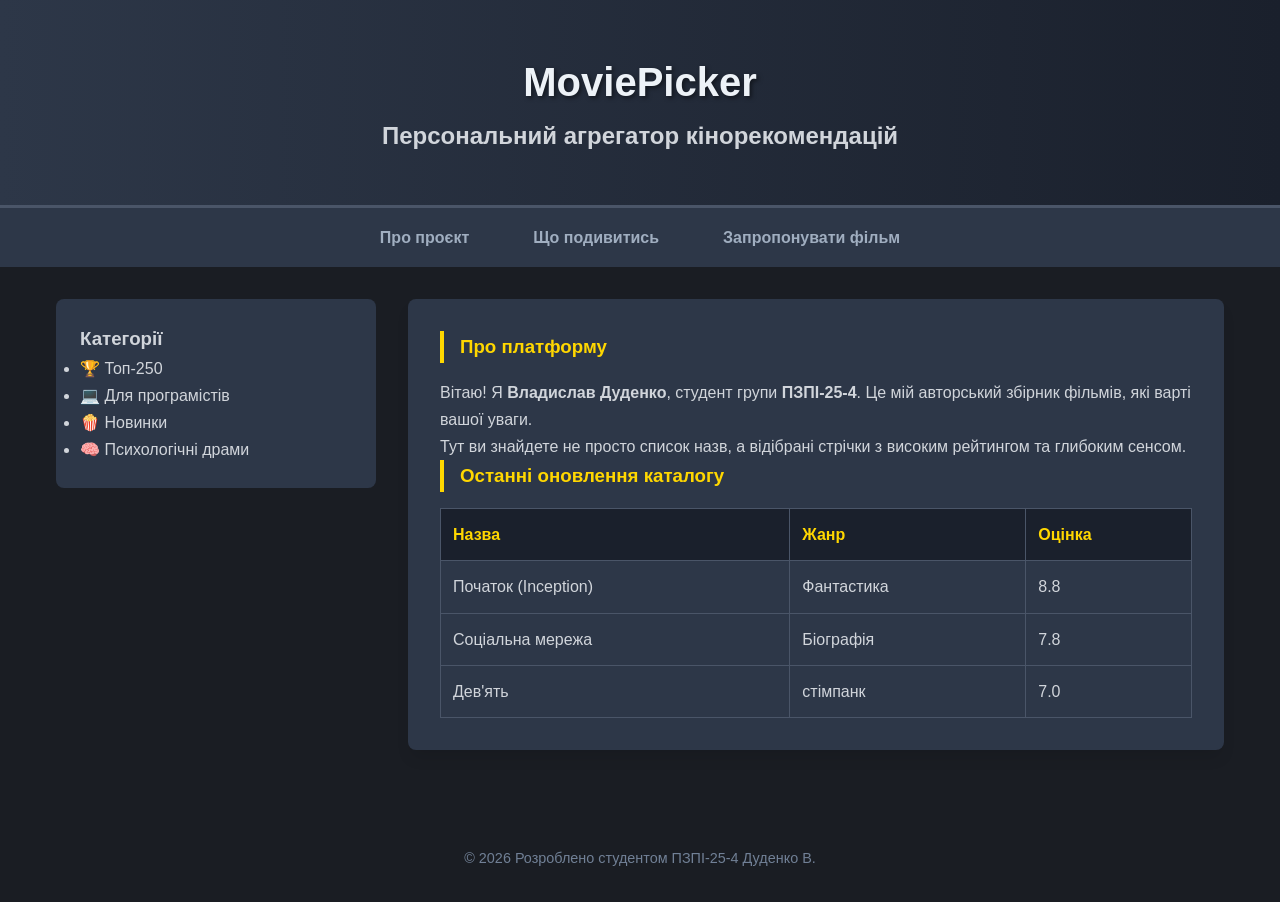
<file: lab1/index.html>
<!DOCTYPE html>
<html lang="uk">
<head>
    <meta charset="UTF-8">
    <meta name="viewport" content="width=device-width, initial-scale=1.0">
    <meta name="description" content="MoviePicker - твій гід у світі кіно">
    <meta name="author" content="Владислав Дуденко">
    <title>MoviePicker — Головна</title>
    <link rel="stylesheet" href="style.css">
</head>
<body>
    <header>
        <h1>MoviePicker</h1>
        <h2>Персональний агрегатор кінорекомендацій</h2>
    </header>
    
    <nav>
        <ul>
            <li><a href="index.html">Про проєкт</a></li>
            <li><a href="catalog.html">Що подивитись</a></li>
            <li><a href="suggest.html">Запропонувати фільм</a></li>
        </ul>
    </nav>

    <main>
        <aside>
            <h3>Категорії</h3>
            <ul>
                <li>🏆 Топ-250</li>
                <li>💻 Для програмістів</li>
                <li>🍿 Новинки</li>
                <li>🧠 Психологічні драми</li>
            </ul>
        </aside>
        
        <article>
            <section>
                <h3>Про платформу</h3>
                <p>Вітаю! Я <b>Владислав Дуденко</b>, студент групи <b>ПЗПІ-25-4</b>. Це мій авторський збірник фільмів, які варті вашої уваги.</p>
                <p>Тут ви знайдете не просто список назв, а відібрані стрічки з високим рейтингом та глибоким сенсом.</p>
                
                <h3>Останні оновлення каталогу</h3>
                <table>
                    <tr>
                        <th>Назва</th>
                        <th>Жанр</th>
                        <th>Оцінка</th>
                    </tr>
                    <tr>
                        <td>Початок (Inception)</td>
                        <td>Фантастика</td>
                        <td>8.8</td>
                    </tr>
                    <tr>
                        <td>Соціальна мережа</td>
                        <td>Біографія</td>
                        <td>7.8</td>
                    </tr>
                    <tr>
                        <td>Дев'ять</td>
                        <td>стімпанк</td>
                        <td>7.0</td>
                    </tr>
                </table>
            </section>
        </article>
    </main>

    <footer>
        <p>&copy; 2026 Розроблено студентом ПЗПІ-25-4 Дуденко В.</p>
    </footer>
</body>
</html>
</file>
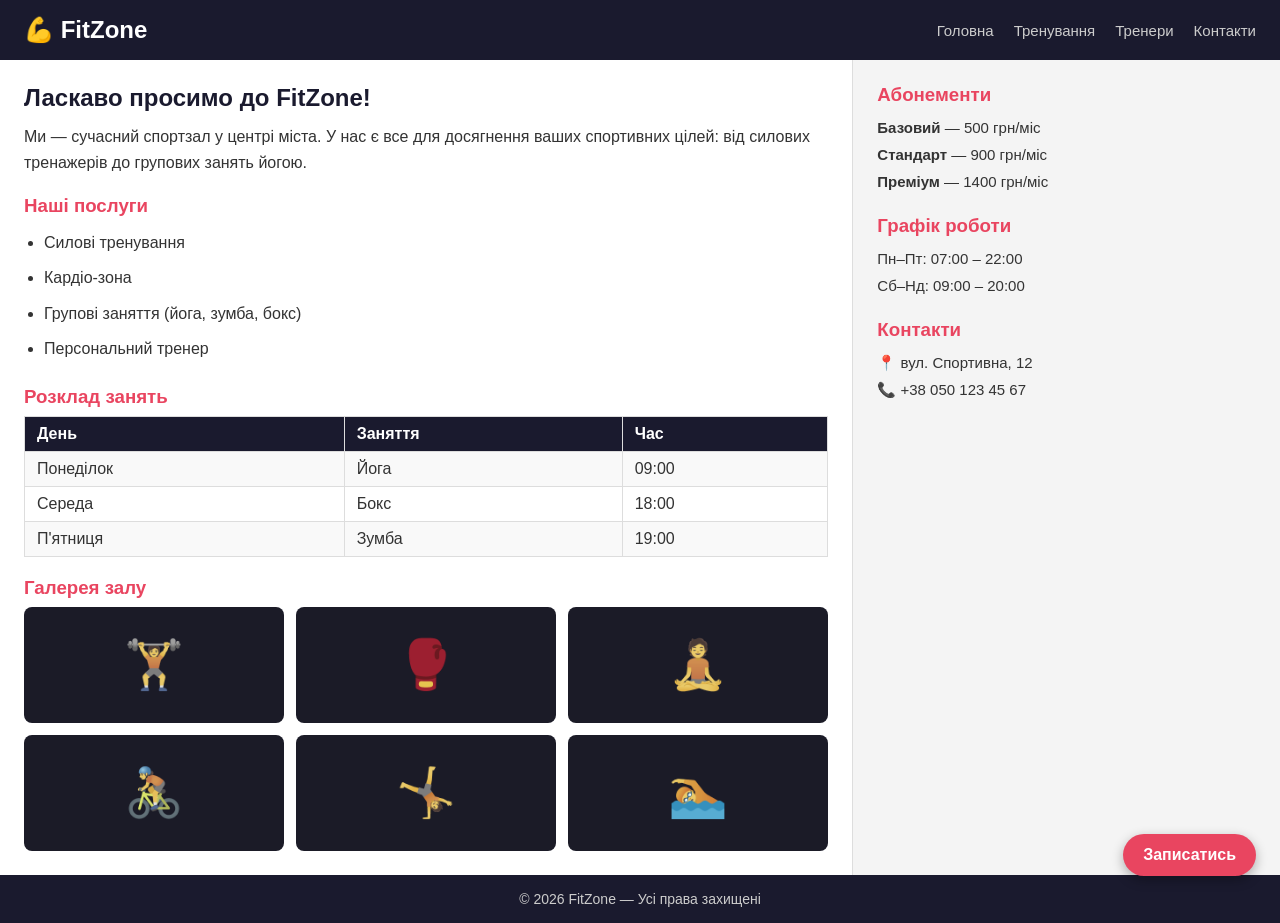
<file: lab2/index.html>
<!DOCTYPE html>
<html lang="uk">
<head>
  <meta charset="utf-8">
  <meta name="viewport" content="width=device-width, initial-scale=1.0">
  <title>FitZone — Спортзал</title>
  <link rel="stylesheet" href="style.css">
</head>
<body>

  <div class="page">

    <header class="page__header">
      <h1 class="page__title">💪 FitZone</h1>
      <input type="checkbox" id="nav-toggle" class="nav__check">
      <label for="nav-toggle" class="nav__toggle">☰</label>
      <nav class="nav">
        <a class="nav__link" href="index.html">Головна</a>
        <a class="nav__link" href="page2.html">Тренування</a>
        <a class="nav__link" href="#">Тренери</a>
        <a class="nav__link" href="#">Контакти</a>
      </nav>
    </header>

    <main class="page__main">

      <section class="page__content">
        <h2>Ласкаво просимо до FitZone!</h2>
        <p>Ми — сучасний спортзал у центрі міста. У нас є все для досягнення ваших спортивних цілей: від силових тренажерів до групових занять йогою.</p>

        <h3>Наші послуги</h3>
        <ul>
          <li>Силові тренування</li>
          <li>Кардіо-зона</li>
          <li>Групові заняття (йога, зумба, бокс)</li>
          <li>Персональний тренер</li>
        </ul>

        <h3>Розклад занять</h3>
        <table class="schedule">
          <tr>
            <th>День</th>
            <th>Заняття</th>
            <th>Час</th>
          </tr>
          <tr>
            <td>Понеділок</td>
            <td>Йога</td>
            <td>09:00</td>
          </tr>
          <tr>
            <td>Середа</td>
            <td>Бокс</td>
            <td>18:00</td>
          </tr>
          <tr>
            <td>П'ятниця</td>
            <td>Зумба</td>
            <td>19:00</td>
          </tr>
        </table>

        <h3>Галерея залу</h3>
        <div class="gallery">
          <div class="gallery__item">🏋️</div>
          <div class="gallery__item">🥊</div>
          <div class="gallery__item">🧘</div>
          <div class="gallery__item">🚴</div>
          <div class="gallery__item">🤸</div>
          <div class="gallery__item">🏊</div>
        </div>
      </section>

      <aside class="page__sidebar">
        <h3>Абонементи</h3>
        <p><strong>Базовий</strong> — 500 грн/міс</p>
        <p><strong>Стандарт</strong> — 900 грн/міс</p>
        <p><strong>Преміум</strong> — 1400 грн/міс</p>

        <h3>Графік роботи</h3>
        <p>Пн–Пт: 07:00 – 22:00</p>
        <p>Сб–Нд: 09:00 – 20:00</p>

        <h3>Контакти</h3>
        <p>📍 вул. Спортивна, 12</p>
        <p>📞 +38 050 123 45 67</p>
      </aside>

    </main>

    <footer class="page__footer">
      <p class="page__footer-text">© 2026 FitZone — Усі права захищені</p>
    </footer>

  </div>

  <a class="fixed-btn" href="page2.html">Записатись</a>

</body>
</html>
</file>
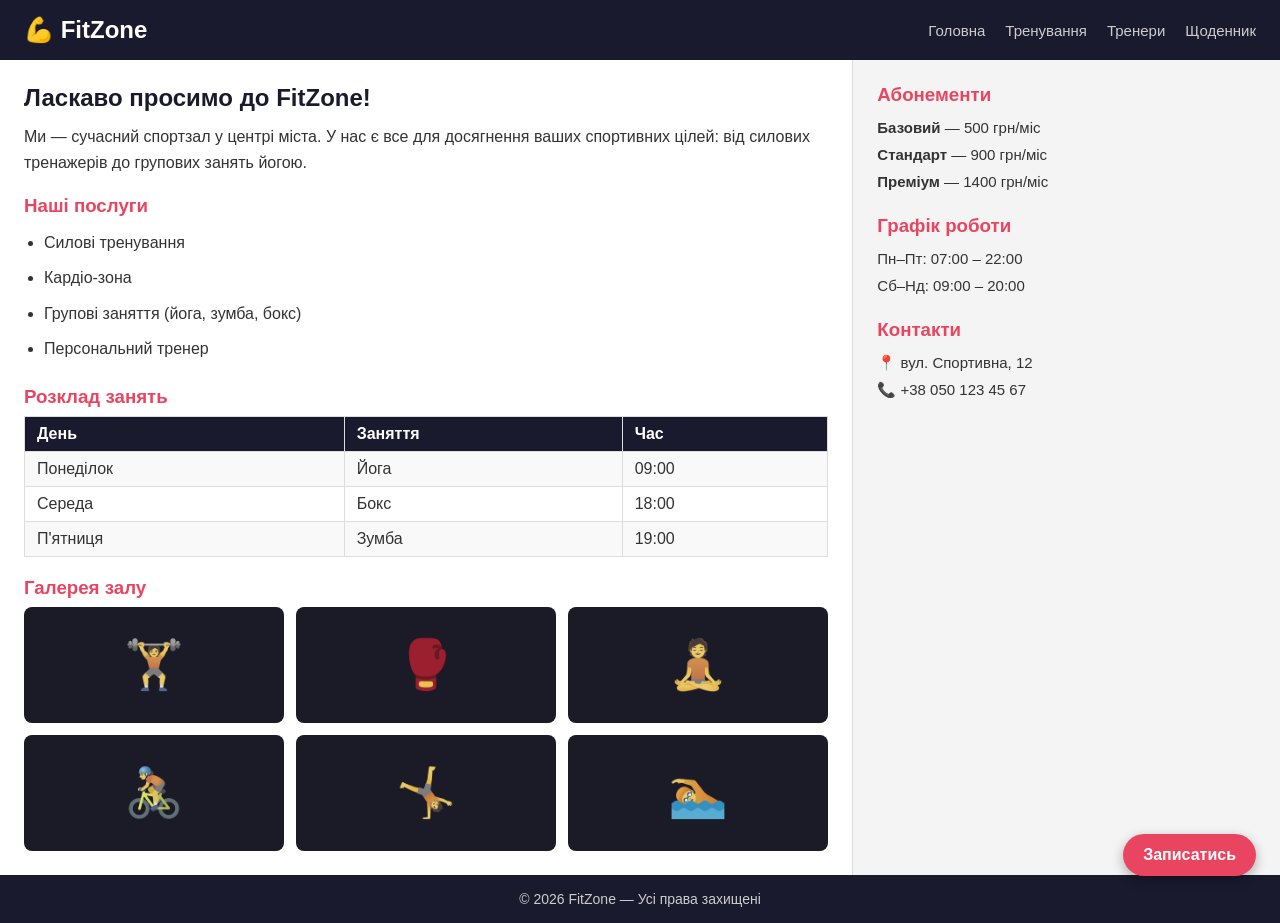
<file: lab4/index.html>
<!DOCTYPE html>
<html lang="uk">
<head>
  <meta charset="utf-8">
  <meta name="viewport" content="width=device-width, initial-scale=1.0">
  <title>FitZone — Спортзал</title>
  <link rel="stylesheet" href="style.css">
</head>
<body>

  <div class="page">

    <header class="page__header">
      <h1 class="page__title">💪 FitZone</h1>
      <input type="checkbox" id="nav-toggle" class="nav__check">
      <label for="nav-toggle" class="nav__toggle">☰</label>
      <nav class="nav">
        <a class="nav__link" href="index.html">Головна</a>
        <a class="nav__link" href="page2.html">Тренування</a>
        <a class="nav__link" href="#">Тренери</a>
        <a class="nav__link" href="lab4.html">Щоденник</a>
      </nav>
    </header>

    <main class="page__main">

      <section class="page__content">
        <h2>Ласкаво просимо до FitZone!</h2>
        <p>Ми — сучасний спортзал у центрі міста. У нас є все для досягнення ваших спортивних цілей: від силових тренажерів до групових занять йогою.</p>

        <h3>Наші послуги</h3>
        <ul>
          <li>Силові тренування</li>
          <li>Кардіо-зона</li>
          <li>Групові заняття (йога, зумба, бокс)</li>
          <li>Персональний тренер</li>
        </ul>

        <h3>Розклад занять</h3>
        <table class="schedule">
          <tr>
            <th>День</th>
            <th>Заняття</th>
            <th>Час</th>
          </tr>
          <tr>
            <td>Понеділок</td>
            <td>Йога</td>
            <td>09:00</td>
          </tr>
          <tr>
            <td>Середа</td>
            <td>Бокс</td>
            <td>18:00</td>
          </tr>
          <tr>
            <td>П'ятниця</td>
            <td>Зумба</td>
            <td>19:00</td>
          </tr>
        </table>

        <h3>Галерея залу</h3>
        <div class="gallery">
          <div class="gallery__item">🏋️</div>
          <div class="gallery__item">🥊</div>
          <div class="gallery__item">🧘</div>
          <div class="gallery__item">🚴</div>
          <div class="gallery__item">🤸</div>
          <div class="gallery__item">🏊</div>
        </div>
      </section>

      <aside class="page__sidebar">
        <h3>Абонементи</h3>
        <p><strong>Базовий</strong> — 500 грн/міс</p>
        <p><strong>Стандарт</strong> — 900 грн/міс</p>
        <p><strong>Преміум</strong> — 1400 грн/міс</p>

        <h3>Графік роботи</h3>
        <p>Пн–Пт: 07:00 – 22:00</p>
        <p>Сб–Нд: 09:00 – 20:00</p>

        <h3>Контакти</h3>
        <p>📍 вул. Спортивна, 12</p>
        <p>📞 +38 050 123 45 67</p>
      </aside>

    </main>

    <footer class="page__footer">
      <p class="page__footer-text">© 2026 FitZone — Усі права захищені</p>
    </footer>

  </div>

  <a class="fixed-btn" href="page2.html">Записатись</a>

</body>
</html>
</file>
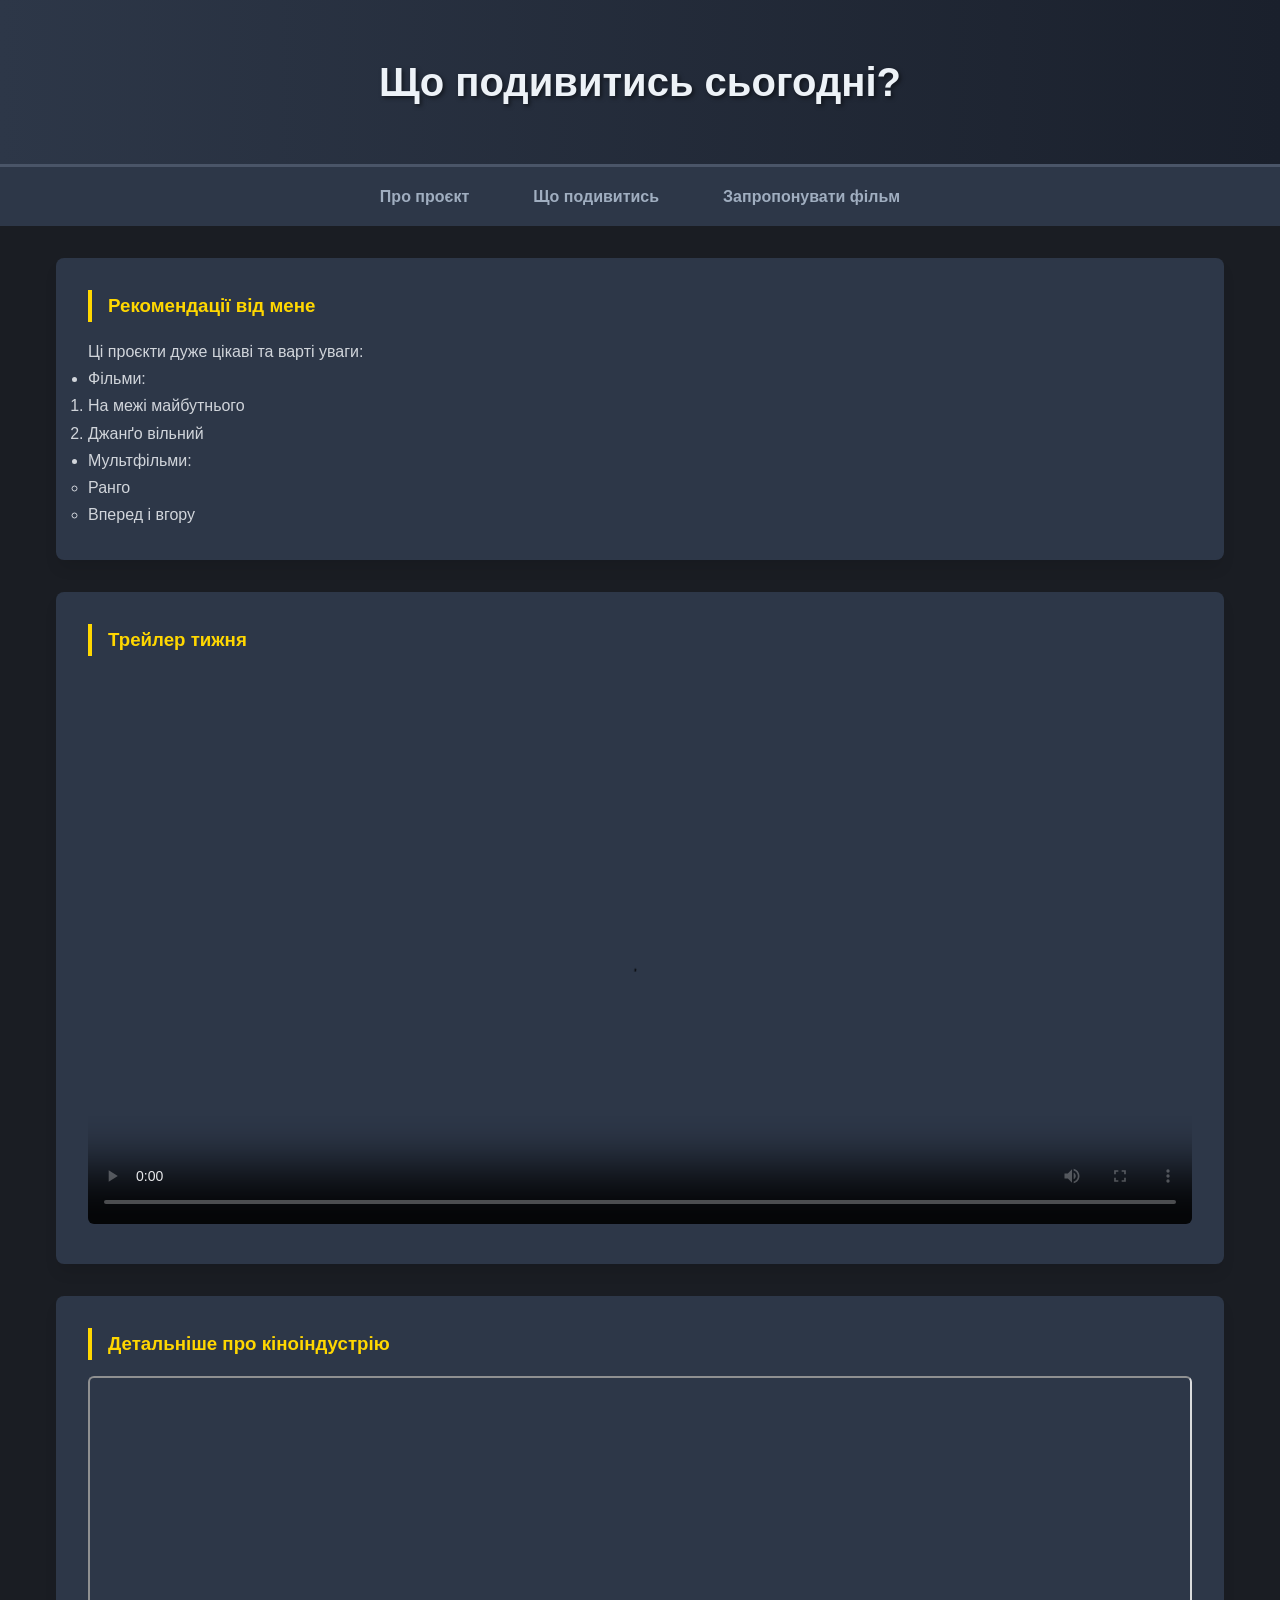
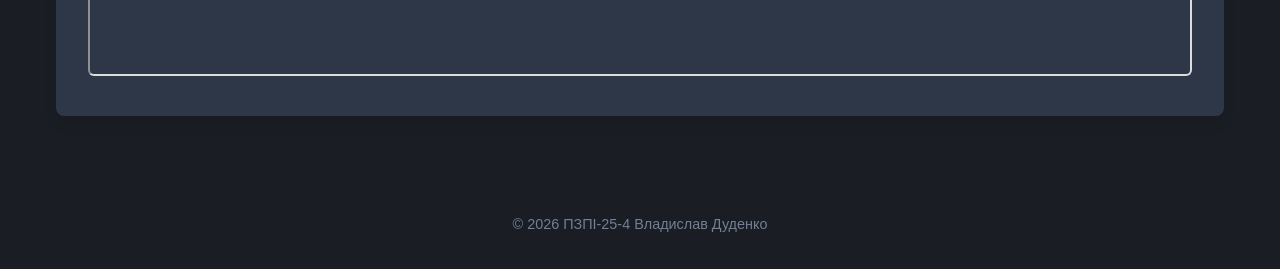
<file: lab1/catalog.html>
<!DOCTYPE html>
<html lang="uk">
<head>
    <meta charset="UTF-8">
    <title>Каталог - MoviePicker</title>
    <link rel="stylesheet" href="style.css">
</head>
<body>
    <header>
        <h1>Що подивитись сьогодні?</h1>
    </header>
    
    <nav>
        <ul>
            <li><a href="index.html">Про проєкт</a></li>
            <li><a href="catalog.html">Що подивитись</a></li>
            <li><a href="suggest.html">Запропонувати фільм</a></li>
        </ul>
    </nav>

    <main>
        <article style="width: 100%;">
            <section>
                <h3>Рекомендації від мене</h3>
                <p>Ці проєкти дуже цікаві та варті уваги:</p>
                <ul class="main-list">
                    <li>Фільми:
                        <ol>
                            <li>На межі майбутнього</li>
                            <li>Джанґо вільний</li>
                        </ol>
                    </li>
                    <li>Мультфільми:
                        <ul style="list-style-type: circle;">
                            <li>Ранго</li>
                            <li>Вперед і вгору</li>
                        </ul>
                    </li>
                </ul>
            </section>

            <section>
                <h3>Трейлер тижня</h3>
                <div class="video-box">
                    <video width="100%" controls poster="https://images.unsplash.com/photo-1485846234645-a62644f84728?q=80&w=800&auto=format&fit=crop">
                        <source src="https://www.pexels.com/ru-ru/download/video/29355763/" type="video/mp4">
                    </video>
                </div>
            </section>

            <section>
                <h3>Детальніше про кіноіндустрію</h3>
                <iframe src="https://uk.wikipedia.org/wiki/Кінематограф" width="100%" height="300px" title="Wiki Cinema"></iframe>
            </section>
        </article>
    </main>

    <footer>
        <p>&copy; 2026 ПЗПІ-25-4 Владислав Дуденко</p>
    </footer>
</body>
</html>
</file>
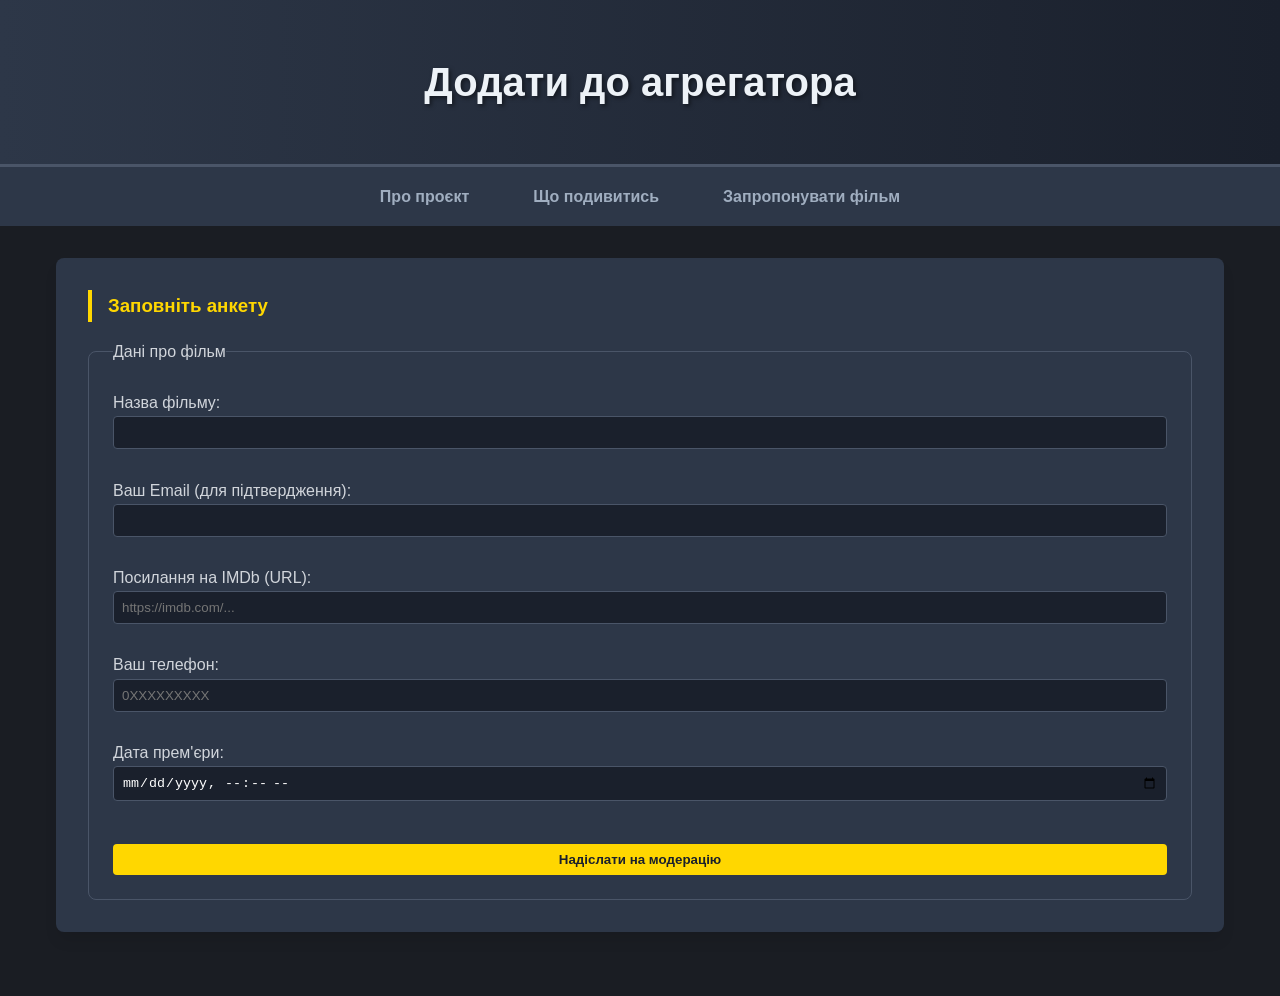
<file: lab1/suggest.html>
<!DOCTYPE html>
<html lang="uk">
<head>
    <meta charset="UTF-8">
    <title>Додати фільм - MoviePicker</title>
    <link rel="stylesheet" href="style.css">
</head>
<body>
    <header>
        <h1>Додати до агрегатора</h1>
    </header>
    
    <nav>
        <ul>
            <li><a href="index.html">Про проєкт</a></li>
            <li><a href="catalog.html">Що подивитись</a></li>
            <li><a href="suggest.html">Запропонувати фільм</a></li>
        </ul>
    </nav>

    <main>
        <article style="width: 100%;">
            <section>
                <h3>Заповніть анкету</h3>
                <form action="#" method="POST">
                    <fieldset>
                        <legend>Дані про фільм</legend>
                        <label>Назва фільму:</label><br>
                        <input type="text" name="mName" required><br><br>
                        
                        <label>Ваш Email (для підтвердження):</label><br>
                        <input type="email" name="uEmail" required><br><br>
                        
                        <label>Посилання на IMDb (URL):</label><br>
                        <input type="url" name="uUrl" placeholder="https://imdb.com/..."><br><br>
                        
                        <label>Ваш телефон:</label><br>
                        <input type="tel" name="uTel" pattern="[0-9]{10}" placeholder="0XXXXXXXXX"><br><br>

                        <label>Дата прем'єри:</label><br>
                        <input type="datetime-local" name="uDate"><br><br>
                        
                        <input type="submit" value="Надіслати на модерацію">
                    </fieldset>
                </form>
            </section>
        </article>
    </main>
</body>
</html>
</file>
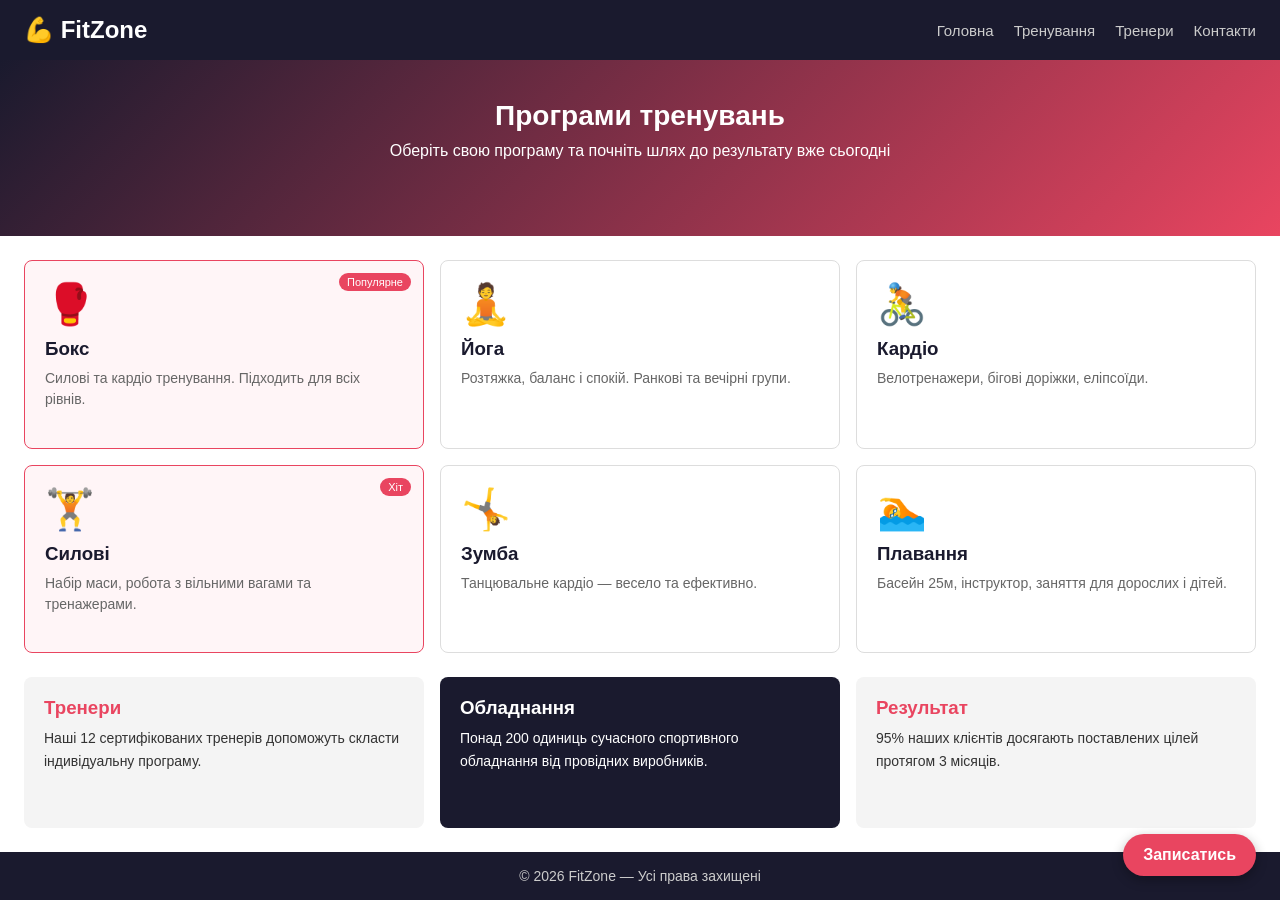
<file: lab2/page2.html>
<!DOCTYPE html>
<html lang="uk">
<head>
  <meta charset="utf-8">
  <meta name="viewport" content="width=device-width, initial-scale=1.0">
  <title>FitZone — Тренування</title>
  <link rel="stylesheet" href="style.css">
</head>
<body>

  <div class="page">

    <header class="page__header">
      <h1 class="page__title">💪 FitZone</h1>
      <input type="checkbox" id="nav-toggle" class="nav__check">
      <label for="nav-toggle" class="nav__toggle">☰</label>
      <nav class="nav">
        <a class="nav__link" href="index.html">Головна</a>
        <a class="nav__link" href="page2.html">Тренування</a>
        <a class="nav__link" href="#">Тренери</a>
        <a class="nav__link" href="#">Контакти</a>
      </nav>
    </header>

    <div class="training">

      <div class="training__hero">
        <h2>Програми тренувань</h2>
        <p>Оберіть свою програму та почніть шлях до результату вже сьогодні</p>
      </div>

      <div class="training__cards">
        <div class="card card--red">
          <div class="card__icon">🥊</div>
          <h3 class="card__title">Бокс</h3>
          <p class="card__text">Силові та кардіо тренування. Підходить для всіх рівнів.</p>
          <span class="card__badge">Популярне</span>
        </div>
        <div class="card">
          <div class="card__icon">🧘</div>
          <h3 class="card__title">Йога</h3>
          <p class="card__text">Розтяжка, баланс і спокій. Ранкові та вечірні групи.</p>
        </div>
        <div class="card">
          <div class="card__icon">🚴</div>
          <h3 class="card__title">Кардіо</h3>
          <p class="card__text">Велотренажери, бігові доріжки, еліпсоїди.</p>
        </div>
        <div class="card card--red">
          <div class="card__icon">🏋️</div>
          <h3 class="card__title">Силові</h3>
          <p class="card__text">Набір маси, робота з вільними вагами та тренажерами.</p>
          <span class="card__badge">Хіт</span>
        </div>
        <div class="card">
          <div class="card__icon">🤸</div>
          <h3 class="card__title">Зумба</h3>
          <p class="card__text">Танцювальне кардіо — весело та ефективно.</p>
        </div>
        <div class="card">
          <div class="card__icon">🏊</div>
          <h3 class="card__title">Плавання</h3>
          <p class="card__text">Басейн 25м, інструктор, заняття для дорослих і дітей.</p>
        </div>
      </div>

      <div class="training__info">
        <div class="info-block">
          <h3>Тренери</h3>
          <p>Наші 12 сертифікованих тренерів допоможуть скласти індивідуальну програму.</p>
        </div>
        <div class="info-block info-block--center">
          <h3>Обладнання</h3>
          <p>Понад 200 одиниць сучасного спортивного обладнання від провідних виробників.</p>
        </div>
        <div class="info-block">
          <h3>Результат</h3>
          <p>95% наших клієнтів досягають поставлених цілей протягом 3 місяців.</p>
        </div>
      </div>

    </div>

    <footer class="page__footer">
      <p class="page__footer-text">© 2026 FitZone — Усі права захищені</p>
    </footer>

  </div>

  <a class="fixed-btn" href="#">Записатись</a>

</body>
</html>
</file>
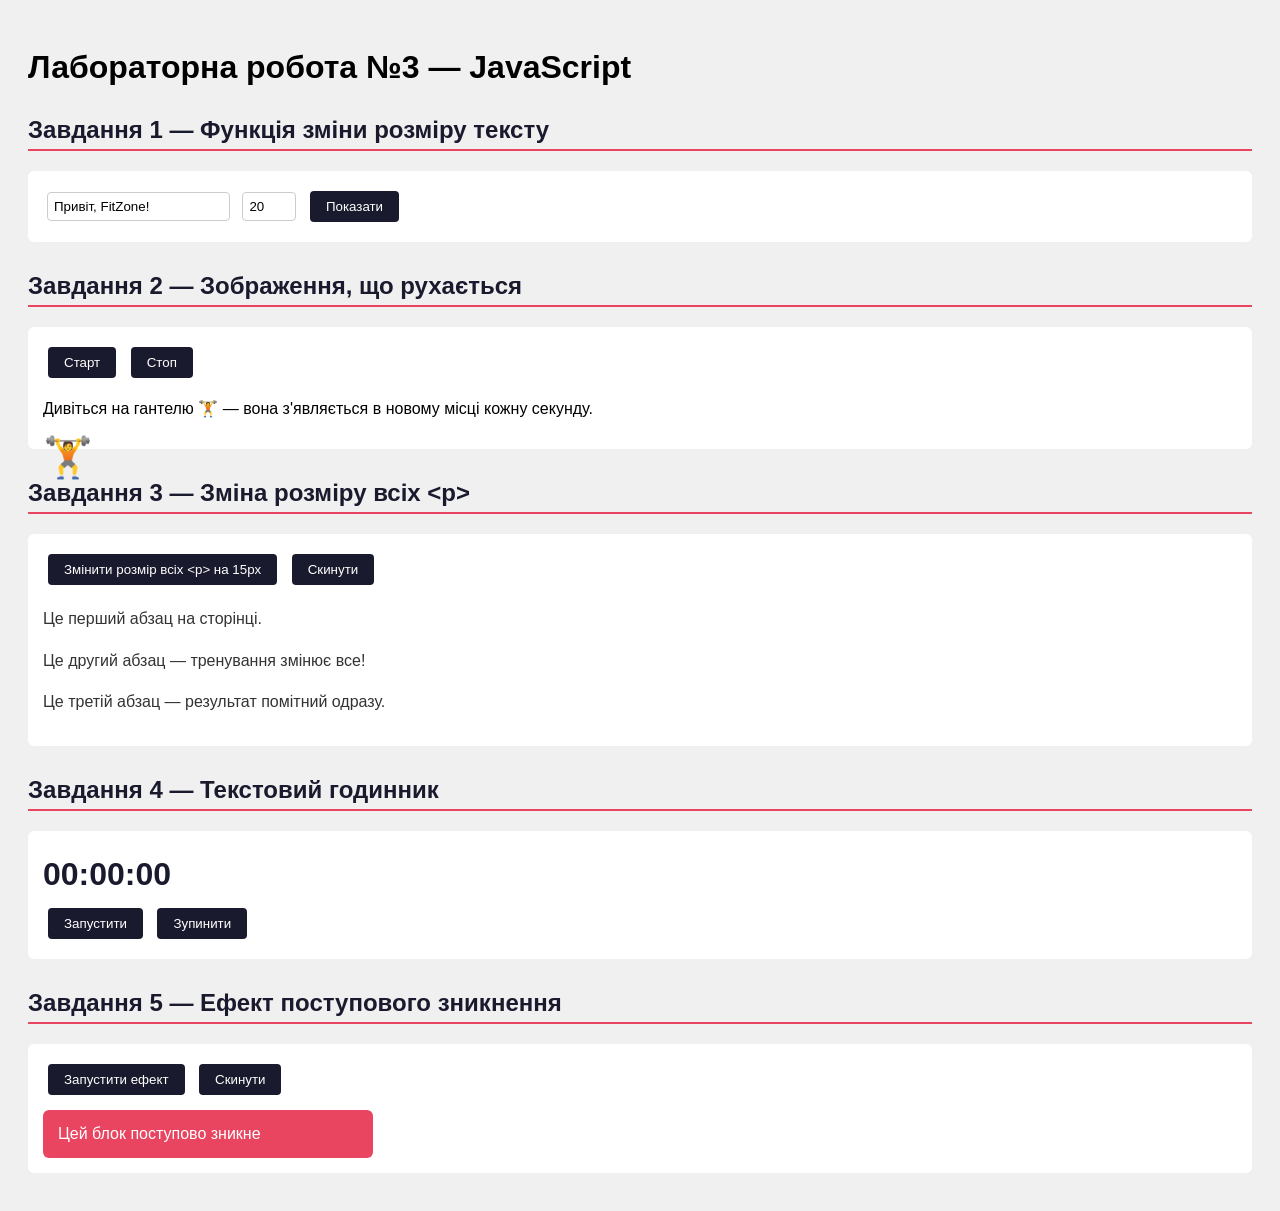
<file: lab3/lab3.html>
<!DOCTYPE html>
<html lang="uk">
<head>
  <meta charset="utf-8">
  <title>Лабораторна робота №3</title>
  <style>
    body { font-family: Arial, sans-serif; padding: 20px; background: #f0f0f0; }
    h2 { margin-top: 30px; color: #1a1a2e; border-bottom: 2px solid #e94560; padding-bottom: 5px; }
    .task-block { background: #fff; padding: 15px; margin-bottom: 10px; border-radius: 6px; }
    button { padding: 8px 16px; margin: 5px; cursor: pointer; background: #1a1a2e; color: #fff; border: none; border-radius: 4px; }
    button:hover { background: #e94560; }
    input[type="text"], input[type="number"] { padding: 6px; margin: 4px; border: 1px solid #ccc; border-radius: 4px; }
    #clock { font-size: 32px; font-weight: bold; color: #1a1a2e; margin: 10px 0; }
    #fade-box { width: 300px; padding: 15px; background: #e94560; color: #fff; border-radius: 6px; margin-top: 10px; }
    #moving-img { position: fixed; width: 50px; height: 50px; font-size: 40px; }
    .demo-text { color: #333; line-height: 1.6; }
  </style>
</head>
<body>

  <h1>Лабораторна робота №3 — JavaScript</h1>

  <h2>Завдання 1 — Функція зміни розміру тексту</h2>
  <div class="task-block">
    <input type="text" id="input-text" value="Привіт, FitZone!" placeholder="Введіть текст">
    <input type="number" id="input-size" value="20" placeholder="Розмір шрифту" min="8" max="72">
    <button onclick="showText()">Показати</button>
    <div id="text-output"></div>
  </div>

  <h2>Завдання 2 — Зображення, що рухається</h2>
  <div class="task-block">
    <button onclick="startMoving()">Старт</button>
    <button onclick="stopMoving()">Стоп</button>
    <p>Дивіться на гантелю 🏋️ — вона з'являється в новому місці кожну секунду.</p>
    <div id="moving-img">🏋️</div>
  </div>

  <h2>Завдання 3 — Зміна розміру всіх &lt;p&gt;</h2>
  <div class="task-block">
    <button onclick="changeParagraphs()">Змінити розмір всіх &lt;p&gt; на 15px</button>
    <button onclick="resetParagraphs()">Скинути</button>
    <p class="demo-text">Це перший абзац на сторінці.</p>
    <p class="demo-text">Це другий абзац — тренування змінює все!</p>
    <p class="demo-text">Це третій абзац — результат помітний одразу.</p>
  </div>

  <h2>Завдання 4 — Текстовий годинник</h2>
  <div class="task-block">
    <div id="clock">00:00:00</div>
    <button onclick="startClock()">Запустити</button>
    <button onclick="stopClock()">Зупинити</button>
  </div>

  <h2>Завдання 5 — Ефект поступового зникнення</h2>
  <div class="task-block">
    <button onclick="startFade()">Запустити ефект</button>
    <button onclick="resetFade()">Скинути</button>
    <div id="fade-box">Цей блок поступово зникне</div>
  </div>

  <script>
    function showText() {
      var text = document.getElementById('input-text').value;
      var size = document.getElementById('input-size').value;
      var output = document.getElementById('text-output');
      output.innerHTML = text;
      output.style.fontSize = size + 'px';
    }

    var moveInterval = null;
    function startMoving() {
      if (moveInterval) return;
      moveInterval = setInterval(function() {
        var img = document.getElementById('moving-img');
        var x = Math.floor(Math.random() * (window.innerWidth - 60));
        var y = Math.floor(Math.random() * (window.innerHeight - 60));
        img.style.left = x + 'px';
        img.style.top = y + 'px';
      }, 1000);
    }
    function stopMoving() {
      clearInterval(moveInterval);
      moveInterval = null;
    }

    function changeParagraphs() {
      var paragraphs = document.getElementsByTagName('p');
      for (var i = 0; i < paragraphs.length; i++) {
        paragraphs[i].setAttribute('style', 'font-size: 15px;');
      }
    }
    function resetParagraphs() {
      var paragraphs = document.getElementsByTagName('p');
      for (var i = 0; i < paragraphs.length; i++) {
        paragraphs[i].removeAttribute('style');
      }
    }

    var clockInterval = null;
    function startClock() {
      if (clockInterval) return;
      clockInterval = setInterval(function() {
        var now = new Date();
        var h = String(now.getHours()).padStart(2, '0');
        var m = String(now.getMinutes()).padStart(2, '0');
        var s = String(now.getSeconds()).padStart(2, '0');
        document.getElementById('clock').innerHTML = h + ':' + m + ':' + s;
      }, 1000);
    }
    function stopClock() {
      clearInterval(clockInterval);
      clockInterval = null;
    }

    var fadeInterval = null;
    var opacity = 1;
    function startFade() {
      if (fadeInterval) return;
      fadeInterval = setInterval(function() {
        opacity -= 0.05;
        if (opacity <= 0) {
          opacity = 0;
          clearInterval(fadeInterval);
          fadeInterval = null;
        }
        document.getElementById('fade-box').style.opacity = opacity;
      }, 100);
    }
    function resetFade() {
      clearInterval(fadeInterval);
      fadeInterval = null;
      opacity = 1;
      document.getElementById('fade-box').style.opacity = 1;
    }
  </script>

</body>
</html>
</file>
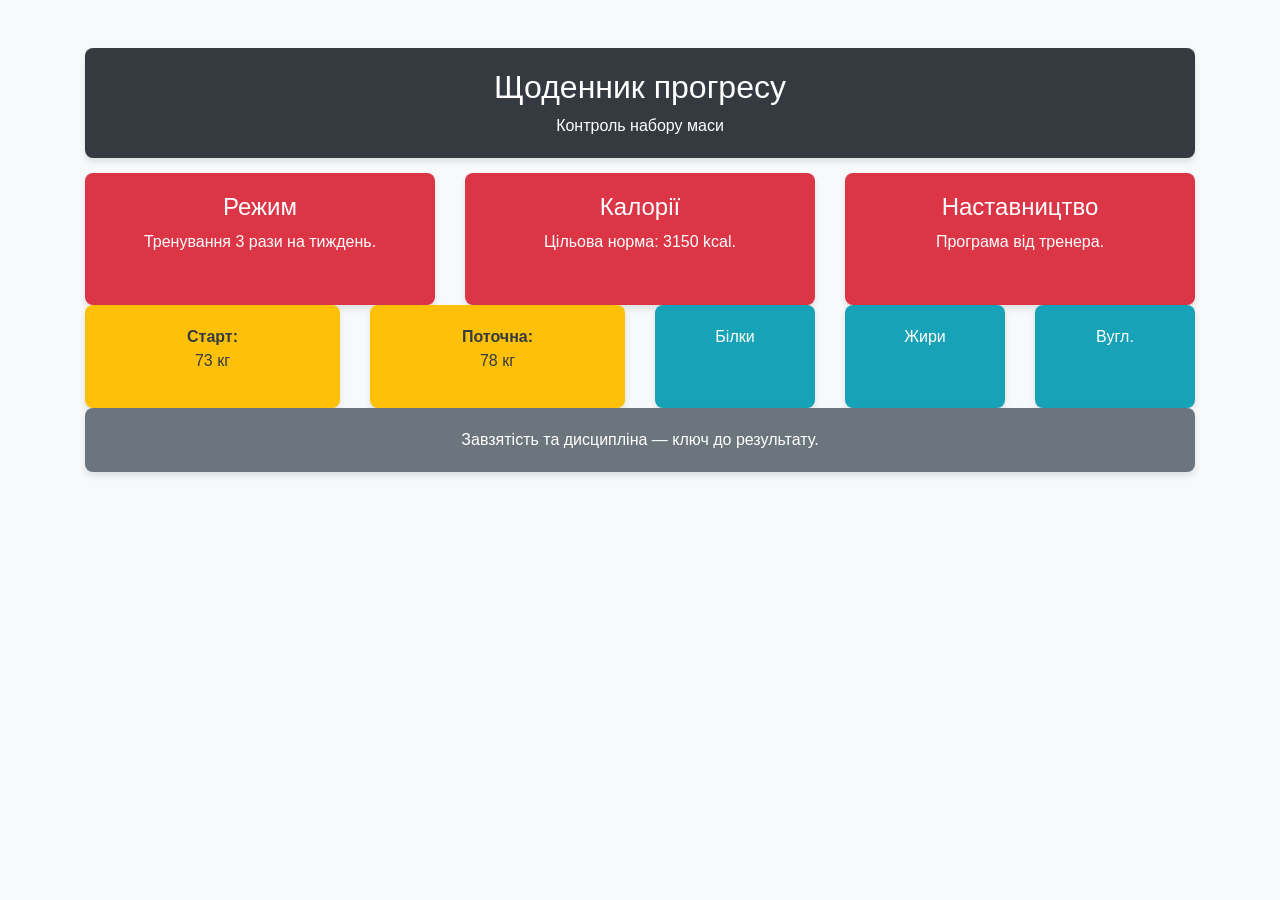
<file: lab4/index11.html>
<!DOCTYPE html>
<html lang="uk">
<head>
  <meta charset="utf-8">
  <meta name="viewport" content="width=device-width, initial-scale=1, shrink-to-fit=no">
  <title>Лабораторна 4 - Варіант 6</title>
  <link rel="stylesheet" href="https://cdn.jsdelivr.net/npm/bootstrap@4.6.2/dist/css/bootstrap.min.css" integrity="sha384-xOolHFLEh07PJGoPkLv1IbcEPTNtaed2xpHsD9ESMhqIYd0nLMwNLD69Npy4HI+N" crossorigin="anonymous">
  <style>
    .custom-block {
      border-radius: 8px;
      padding: 20px;
      margin-bottom: 15px;
      text-align: center;
      box-shadow: 0 4px 6px rgba(0,0,0,0.1);
    }
  </style>
</head>
<body class="bg-light">

  <div class="container d-flex flex-column mt-5">

    <div class="row order-12 order-sm-1">
      <div class="col-12">
        <div class="custom-block bg-dark text-white">
          <h2>Щоденник прогресу</h2>
          <p class="mb-0">Контроль набору маси</p>
        </div>
      </div>
    </div>

    <div class="row order-2 order-sm-2">
      <div class="col-12 col-md-4">
        <div class="custom-block bg-danger text-white h-100">
          <h4>Режим</h4>
          <p>Тренування 3 рази на тиждень.</p>
        </div>
      </div>
      <div class="col-12 col-md-4">
        <div class="custom-block bg-danger text-white h-100">
          <h4>Калорії</h4>
          <p>Цільова норма: 3150 kcal.</p>
        </div>
      </div>
      <div class="col-12 col-md-4">
        <div class="custom-block bg-danger text-white h-100">
          <h4>Наставництво</h4>
          <p>Програма від тренера.</p>
        </div>
      </div>
    </div>

    <div class="row order-3 order-sm-3">
      <div class="col-6 col-md-3">
        <div class="custom-block bg-warning text-dark h-100">
          <strong>Старт:</strong><br>73 кг
        </div>
      </div>
      <div class="col-6 col-md-3">
        <div class="custom-block bg-warning text-dark h-100">
          <strong>Поточна:</strong><br>78 кг
        </div>
      </div>
      <div class="col-4 col-md-2">
        <div class="custom-block bg-info text-white h-100">Білки</div>
      </div>
      <div class="col-4 col-md-2 d-block d-sm-none d-md-block">
        <div class="custom-block bg-info text-white h-100">Жири</div>
      </div>
      <div class="col-4 col-md-2">
        <div class="custom-block bg-info text-white h-100">Вугл.</div>
      </div>
    </div>

    <div class="row order-1 order-sm-4">
      <div class="col-12">
        <div class="custom-block bg-secondary text-white">
          <p class="mb-0">Завзятість та дисципліна — ключ до результату.</p>
        </div>
      </div>
    </div>

  </div>

  <script src="https://cdn.jsdelivr.net/npm/jquery@3.5.1/dist/jquery.slim.min.js" integrity="sha384-DfXdz2htPH0lsSSs5nCTpuj/zy4C+OGpamoFVy38MVBnE+IbbVYUew+OrCXaRkfj" crossorigin="anonymous"></script>
<script src="https://cdn.jsdelivr.net/npm/bootstrap@4.6.2/dist/js/bootstrap.bundle.min.js" integrity="sha384-Fy6S3B9q64WdZWQUiU+q4/2Lc9npb8tCaSX9FK7E8HnRr0Jz8D6OP9dO5Vg3Q9ct" crossorigin="anonymous"></script>
</body>
</html>
</file>
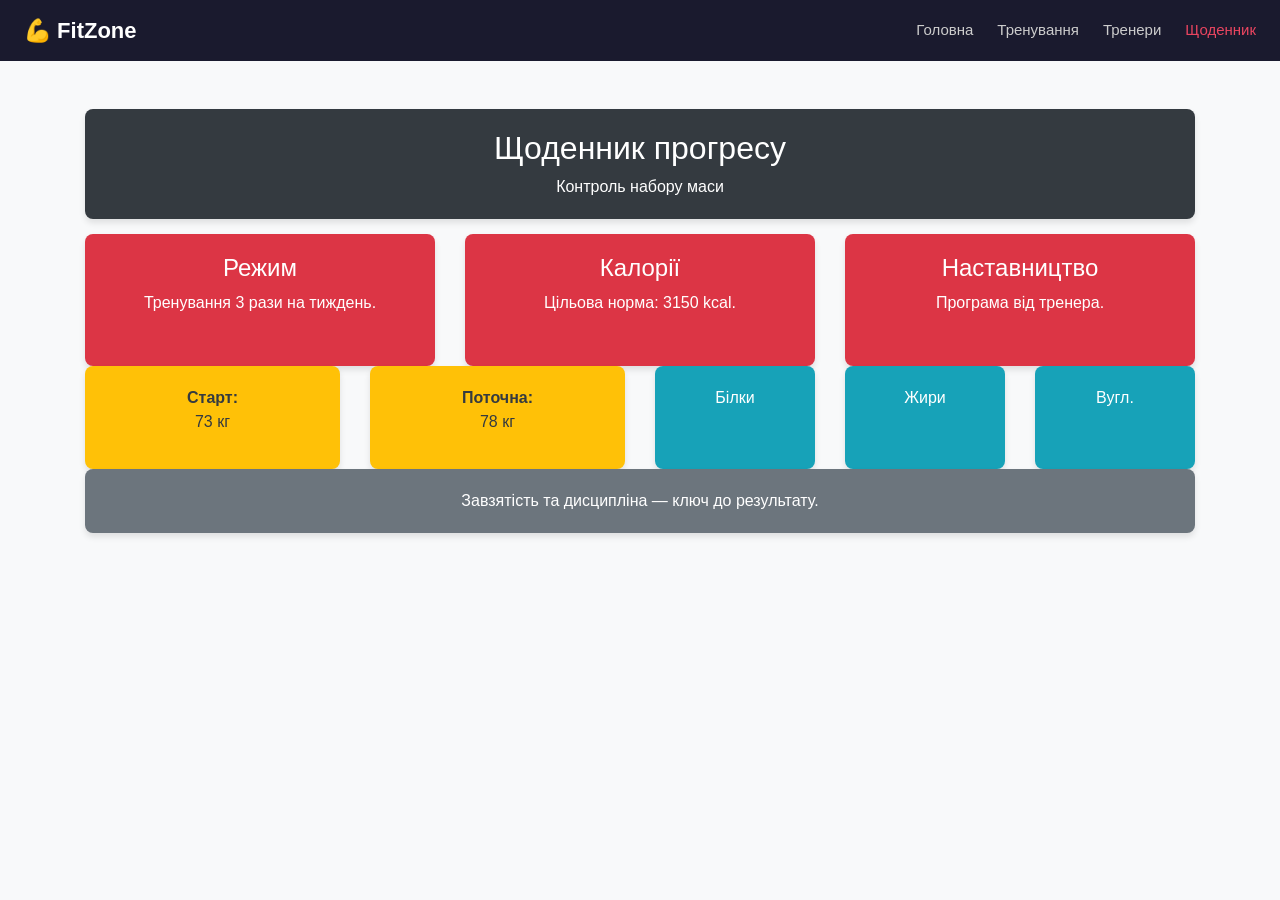
<file: lab4/lab4.html>
<!DOCTYPE html>
<html lang="uk">
<head>
  <meta charset="utf-8">
  <meta name="viewport" content="width=device-width, initial-scale=1, shrink-to-fit=no">
  <title>FitZone — Лабораторна 4</title>
  <link rel="stylesheet" href="https://cdn.jsdelivr.net/npm/bootstrap@4.6.2/dist/css/bootstrap.min.css" integrity="sha384-xOolHFLEh07PJGoPkLv1IbcEPTNtaed2xpHsD9ESMhqIYd0nLMwNLD69Npy4HI+N" crossorigin="anonymous">
  <style>
    .custom-block {
      border-radius: 8px;
      padding: 20px;
      margin-bottom: 15px;
      text-align: center;
      box-shadow: 0 4px 6px rgba(0,0,0,0.1);
    }
    .site-nav {
      background-color: #1a1a2e;
      padding: 14px 24px;
      display: flex;
      align-items: center;
      gap: 24px;
    }
    .site-nav__title {
      color: #fff;
      font-size: 22px;
      font-weight: bold;
      text-decoration: none;
      margin-right: auto;
    }
    .site-nav__link {
      color: #ccc;
      text-decoration: none;
      font-size: 15px;
    }
    .site-nav__link:hover { color: #e94560; text-decoration: none; }
    .site-nav__link--active { color: #e94560; }
  </style>
</head>
<body class="bg-light">

  <div class="site-nav">
    <a class="site-nav__title" href="index.html">💪 FitZone</a>
    <a class="site-nav__link" href="index.html">Головна</a>
    <a class="site-nav__link" href="page2.html">Тренування</a>
    <a class="site-nav__link" href="#">Тренери</a>
    <a class="site-nav__link site-nav__link--active" href="lab4.html">Щоденник</a>
  </div>

  <div class="container d-flex flex-column mt-5">

    <div class="row order-12 order-sm-1">
      <div class="col-12">
        <div class="custom-block bg-dark text-white">
          <h2>Щоденник прогресу</h2>
          <p class="mb-0">Контроль набору маси</p>
        </div>
      </div>
    </div>

    <div class="row order-2 order-sm-2">
      <div class="col-12 col-md-4">
        <div class="custom-block bg-danger text-white h-100">
          <h4>Режим</h4>
          <p>Тренування 3 рази на тиждень.</p>
        </div>
      </div>
      <div class="col-12 col-md-4">
        <div class="custom-block bg-danger text-white h-100">
          <h4>Калорії</h4>
          <p>Цільова норма: 3150 kcal.</p>
        </div>
      </div>
      <div class="col-12 col-md-4">
        <div class="custom-block bg-danger text-white h-100">
          <h4>Наставництво</h4>
          <p>Програма від тренера.</p>
        </div>
      </div>
    </div>

    <div class="row order-3 order-sm-3">
      <div class="col-6 col-md-3">
        <div class="custom-block bg-warning text-dark h-100">
          <strong>Старт:</strong><br>73 кг
        </div>
      </div>
      <div class="col-6 col-md-3">
        <div class="custom-block bg-warning text-dark h-100">
          <strong>Поточна:</strong><br>78 кг
        </div>
      </div>
      <div class="col-4 col-md-2">
        <div class="custom-block bg-info text-white h-100">Білки</div>
      </div>
      <div class="col-4 col-md-2 d-block d-sm-none d-md-block">
        <div class="custom-block bg-info text-white h-100">Жири</div>
      </div>
      <div class="col-4 col-md-2">
        <div class="custom-block bg-info text-white h-100">Вугл.</div>
      </div>
    </div>

    <div class="row order-1 order-sm-4">
      <div class="col-12">
        <div class="custom-block bg-secondary text-white">
          <p class="mb-0">Завзятість та дисципліна — ключ до результату.</p>
        </div>
      </div>
    </div>

  </div>

  <script src="https://cdn.jsdelivr.net/npm/jquery@3.5.1/dist/jquery.slim.min.js" integrity="sha384-DfXdz2htPH0lsSSs5nCTpuj/zy4C+OGpamoFVy38MVBnE+IbbVYUew+OrCXaRkfj" crossorigin="anonymous"></script>
  <script src="https://cdn.jsdelivr.net/npm/bootstrap@4.6.2/dist/js/bootstrap.bundle.min.js" integrity="sha384-Fy6S3B9q64WdZWQUiU+q4/2Lc9npb8tCaSX9FK7E8HnRr0Jz8D6OP9dO5Vg3Q9ct" crossorigin="anonymous"></script>
</body>
</html>
</file>
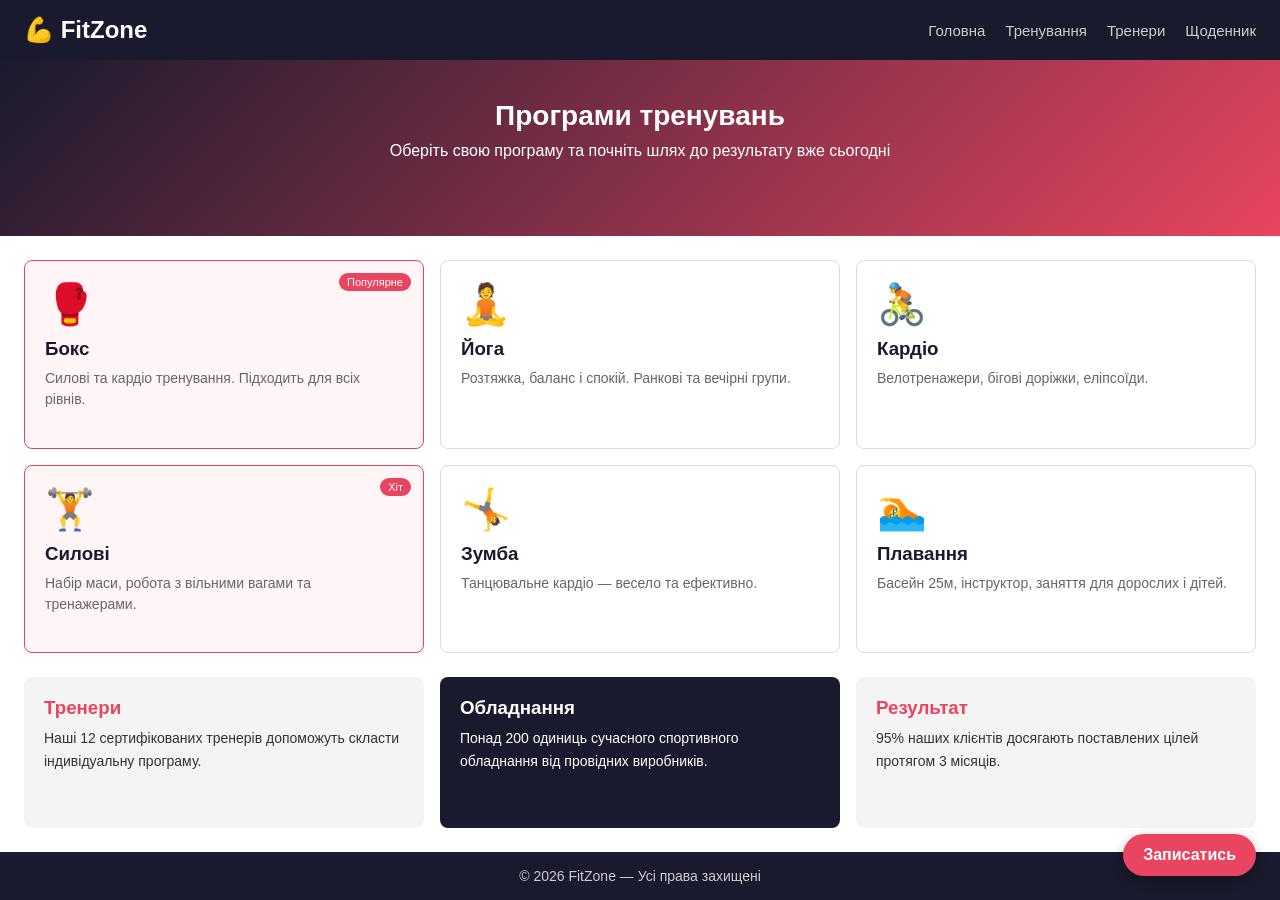
<file: lab4/page2.html>
<!DOCTYPE html>
<html lang="uk">
<head>
  <meta charset="utf-8">
  <meta name="viewport" content="width=device-width, initial-scale=1.0">
  <title>FitZone — Тренування</title>
  <link rel="stylesheet" href="style.css">
</head>
<body>

  <div class="page">

    <header class="page__header">
      <h1 class="page__title">💪 FitZone</h1>
      <input type="checkbox" id="nav-toggle" class="nav__check">
      <label for="nav-toggle" class="nav__toggle">☰</label>
      <nav class="nav">
        <a class="nav__link" href="index.html">Головна</a>
        <a class="nav__link" href="page2.html">Тренування</a>
        <a class="nav__link" href="#">Тренери</a>
        <a class="nav__link" href="lab4.html">Щоденник</a>
      </nav>
    </header>

    <div class="training">

      <div class="training__hero">
        <h2>Програми тренувань</h2>
        <p>Оберіть свою програму та почніть шлях до результату вже сьогодні</p>
      </div>

      <div class="training__cards">
        <div class="card card--red">
          <div class="card__icon">🥊</div>
          <h3 class="card__title">Бокс</h3>
          <p class="card__text">Силові та кардіо тренування. Підходить для всіх рівнів.</p>
          <span class="card__badge">Популярне</span>
        </div>
        <div class="card">
          <div class="card__icon">🧘</div>
          <h3 class="card__title">Йога</h3>
          <p class="card__text">Розтяжка, баланс і спокій. Ранкові та вечірні групи.</p>
        </div>
        <div class="card">
          <div class="card__icon">🚴</div>
          <h3 class="card__title">Кардіо</h3>
          <p class="card__text">Велотренажери, бігові доріжки, еліпсоїди.</p>
        </div>
        <div class="card card--red">
          <div class="card__icon">🏋️</div>
          <h3 class="card__title">Силові</h3>
          <p class="card__text">Набір маси, робота з вільними вагами та тренажерами.</p>
          <span class="card__badge">Хіт</span>
        </div>
        <div class="card">
          <div class="card__icon">🤸</div>
          <h3 class="card__title">Зумба</h3>
          <p class="card__text">Танцювальне кардіо — весело та ефективно.</p>
        </div>
        <div class="card">
          <div class="card__icon">🏊</div>
          <h3 class="card__title">Плавання</h3>
          <p class="card__text">Басейн 25м, інструктор, заняття для дорослих і дітей.</p>
        </div>
      </div>

      <div class="training__info">
        <div class="info-block">
          <h3>Тренери</h3>
          <p>Наші 12 сертифікованих тренерів допоможуть скласти індивідуальну програму.</p>
        </div>
        <div class="info-block info-block--center">
          <h3>Обладнання</h3>
          <p>Понад 200 одиниць сучасного спортивного обладнання від провідних виробників.</p>
        </div>
        <div class="info-block">
          <h3>Результат</h3>
          <p>95% наших клієнтів досягають поставлених цілей протягом 3 місяців.</p>
        </div>
      </div>

    </div>

    <footer class="page__footer">
      <p class="page__footer-text">© 2026 FitZone — Усі права захищені</p>
    </footer>

  </div>

  <a class="fixed-btn" href="#">Записатись</a>

</body>
</html>
</file>
<file: lab1/style.css>
* {
    margin: 0;
    padding: 0;
    box-sizing: border-box;
}

body {
    font-family: 'Segoe UI', Arial, sans-serif;
    
    background-color: #1a1d23;
    color: #d1d5db;
    line-height: 1.7;
}


header {
    background: linear-gradient(to right, #2d3748, #1a202c);
    padding: 3rem 1rem;
    text-align: center;
    border-bottom: 3px solid #4a5568;
    box-shadow: 0 4px 6px rgba(0,0,0,0.3);
}

header h1 {
    color: #edf2f7;
    font-size: 2.5rem;
    text-shadow: 2px 2px 4px rgba(0,0,0,0.5);
}


nav {
    background-color: #2d3748;
    position: sticky;
    top: 0;
    z-index: 100;
}

nav ul {
    display: flex;
    justify-content: center;
    list-style: none;
}

nav ul li a {
    display: block;
    padding: 1rem 2rem;
    color: #a0aec0;
    text-decoration: none;
    font-weight: 600;
    transition: 0.3s;
}


nav ul li a:hover {
    background-color: #4a5568;
    color: #ffd700; /* Золотистий акцент */
}

main {
    display: flex;
    flex-wrap: wrap;
    max-width: 1200px;
    margin: 2rem auto;
    padding: 0 1rem;
    gap: 2rem;
}

aside {
    flex: 1;
    min-width: 250px;
    background: #2d3748;
    padding: 1.5rem;
    border-radius: 8px;
    height: fit-content;
}

article {
    flex: 3;
    min-width: 300px;
}

section {
    background: #2d3748;
    padding: 2rem;
    border-radius: 8px;
    margin-bottom: 2rem;
    box-shadow: 0 10px 15px -3px rgba(0,0,0,0.1);
}

/* Дочірній селектор  */
section > h3 {
    color: #ffd700;
    margin-bottom: 1rem;
    border-left: 4px solid #ffd700;
    padding-left: 1rem;
}

table {
    width: 100%;
    border-collapse: collapse;
    margin-top: 1rem;
}

th, td {
    padding: 12px;
    border: 1px solid #4a5568;
    text-align: left;
}

th {
    background-color: #1a202c;
    color: #ffd700;
}


img, video, iframe {
    border-radius: 6px;
    opacity: 0.9;
    transition: 0.4s;
}

video:hover {
    opacity: 1;
    box-shadow: 0 0 20px rgba(255, 215, 0, 0.2);
}

/* Стилізація форми */
fieldset {
    border: 1px solid #4a5568;
    padding: 1.5rem;
    border-radius: 8px;
}

input {
    background: #1a202c;
    border: 1px solid #4a5568;
    color: white;
    padding: 8px;
    border-radius: 4px;
    width: 100%;
}

input[type="submit"] {
    background: #ffd700;
    color: #1a202c;
    font-weight: bold;
    cursor: pointer;
    margin-top: 1rem;
    border: none;
}

input[type="submit"]:hover {
    background: #f6e05e;
}

footer {
    text-align: center;
    padding: 2rem;
    color: #718096;
    font-size: 0.9rem;
}
</file>
<file: lab2/style.css>
* {
  box-sizing: border-box;
  margin: 0;
  padding: 0;
}

body {
  font-family: Arial, sans-serif;
  font-size: 16px;
  background-color: #e8e8e8;
  color: #333;
}

.page {
  display: grid;
  grid-template-areas:
    "header"
    "main"
    "footer";
  grid-template-rows: auto 1fr auto;
  min-height: 100vh;
  width: 100%;
  background: #fff;
}

.page__header {
  grid-area: header;
  background-color: #1a1a2e;
  color: #fff;
  padding: 16px 24px;
  display: flex;
  align-items: center;
  gap: 20px;
  flex-wrap: wrap;
}

.page__title {
  font-size: 24px;
  margin-right: auto;
}

.page__main {
  grid-area: main;
  display: grid;
  grid-template-columns: 2fr 1fr;
}

.page__content {
  padding: 24px;
  border-right: 1px solid #ddd;
}

.page__content h2 {
  margin-bottom: 12px;
  color: #1a1a2e;
}

.page__content h3 {
  margin: 20px 0 8px;
  color: #e94560;
}

.page__content p {
  margin-bottom: 8px;
  line-height: 1.6;
}

.page__content ul {
  padding-left: 20px;
  line-height: 2.2;
}

.page__sidebar {
  padding: 24px;
  background-color: #f4f4f4;
}

.page__sidebar h3 {
  color: #e94560;
  margin: 0 0 8px;
}

.page__sidebar h3:not(:first-child) {
  margin-top: 20px;
}

.page__sidebar p {
  font-size: 15px;
  line-height: 1.8;
}

.page__footer {
  grid-area: footer;
  background-color: #1a1a2e;
  color: #ccc;
  padding: 16px 24px;
  text-align: center;
}

.page__footer-text {
  font-size: 14px;
}

.nav__check {
  display: none;
}

.nav__toggle {
  display: none;
  font-size: 24px;
  color: #fff;
  cursor: pointer;
  padding: 4px 10px;
}

.nav {
  display: flex;
  gap: 20px;
}

.nav__link {
  color: #ccc;
  text-decoration: none;
  font-size: 15px;
  white-space: nowrap;
}

.nav__link:hover {
  color: #e94560;
}

.schedule {
  width: 100%;
  border-collapse: collapse;
  margin-top: 8px;
}

.schedule th,
.schedule td {
  border: 1px solid #ddd;
  padding: 8px 12px;
  text-align: left;
}

.schedule th {
  background-color: #1a1a2e;
  color: #fff;
}

.schedule tr:nth-child(even) {
  background-color: #f9f9f9;
}

.gallery {
  display: grid;
  grid-template-columns: repeat(3, 1fr);
  gap: 12px;
  margin-top: 8px;
}

.gallery__item {
  background: #1a1a2e;
  color: #fff;
  font-size: 48px;
  text-align: center;
  padding: 30px 10px;
  border-radius: 8px;
  cursor: pointer;
  transition: transform 0.3s, filter 0.3s;
  filter: grayscale(40%);
}

.gallery__item:hover {
  transform: scale(1.1);
  filter: grayscale(0%) brightness(1.2);
}

.fixed-btn {
  position: fixed;
  bottom: 24px;
  right: 24px;
  background: #e94560;
  color: #fff;
  text-decoration: none;
  padding: 12px 20px;
  border-radius: 50px;
  font-weight: bold;
  box-shadow: 0 4px 12px rgba(0,0,0,0.3);
  transition: transform 0.3s, border-radius 0.3s, padding 0.3s;
  z-index: 999;
}

.fixed-btn:hover {
  transform: rotate(10deg) scale(1.15);
  border-radius: 8px;
  padding: 14px 28px;
}

.training {
  display: grid;
  grid-template-areas:
    "hero"
    "cards"
    "info";
  padding: 0;
}

.training__hero {
  grid-area: hero;
  background: linear-gradient(135deg, #1a1a2e, #e94560);
  color: #fff;
  padding: 40px 24px;
  text-align: center;
}

.training__hero h2 {
  font-size: 28px;
  margin-bottom: 10px;
}

.training__cards {
  grid-area: cards;
  display: grid;
  grid-template-columns: repeat(3, 1fr);
  gap: 16px;
  padding: 24px;
}

.card {
  border: 1px solid #ddd;
  border-radius: 8px;
  padding: 20px;
  position: relative;
  transition: box-shadow 0.3s;
}

.card:hover {
  box-shadow: 0 4px 16px rgba(0,0,0,0.15);
}

.card--red {
  border-color: #e94560;
  background: #fff5f7;
}

.card__icon {
  font-size: 40px;
  margin-bottom: 10px;
}

.card__title {
  color: #1a1a2e;
  margin-bottom: 8px;
}

.card__text {
  font-size: 14px;
  color: #666;
  line-height: 1.5;
}

.card__badge {
  position: absolute;
  top: 12px;
  right: 12px;
  background: #e94560;
  color: #fff;
  font-size: 11px;
  padding: 3px 8px;
  border-radius: 20px;
}

.training__info {
  grid-area: info;
  display: grid;
  grid-template-columns: repeat(3, 1fr);
  gap: 16px;
  padding: 0 24px 24px;
}

.info-block {
  background: #f4f4f4;
  padding: 20px;
  border-radius: 8px;
}

.info-block--center {
  background: #1a1a2e;
  color: #fff;
}

.info-block h3 {
  color: #e94560;
  margin-bottom: 8px;
}

.info-block--center h3 {
  color: #fff;
}

.info-block p {
  font-size: 14px;
  line-height: 1.6;
}

@media (max-width: 768px) {
  .page__main {
    grid-template-columns: 1fr;
  }

  .training__cards {
    grid-template-columns: repeat(2, 1fr);
  }

  .training__info {
    grid-template-columns: 1fr;
  }

  .gallery {
    grid-template-columns: repeat(2, 1fr);
  }
}

@media (max-width: 480px) {
  .training__cards {
    grid-template-columns: 1fr;
  }
}

@media (max-width: 600px) {
  .nav__toggle {
    display: block;
  }

  .nav {
    display: none;
    width: 100%;
    flex-direction: column;
    gap: 0;
    background: #16213e;
    margin-top: 8px;
  }

  .nav__check:checked ~ .nav {
    display: flex;
  }

  .nav__link {
    padding: 10px 16px;
    border-bottom: 1px solid #2a2a4a;
    display: block;
  }

  .gallery {
    grid-template-columns: 1fr;
  }

  .training__cards {
    grid-template-columns: 1fr;
  }
}

@media (orientation: landscape) and (max-width: 768px) {
  .training__cards {
    grid-template-columns: repeat(3, 1fr);
  }

  .page__main {
    grid-template-columns: 2fr 1fr;
  }
}
</file>
<file: lab4/style.css>
* {
  box-sizing: border-box;
  margin: 0;
  padding: 0;
}

body {
  font-family: Arial, sans-serif;
  font-size: 16px;
  background-color: #e8e8e8;
  color: #333;
}

.page {
  display: grid;
  grid-template-areas:
    "header"
    "main"
    "footer";
  grid-template-rows: auto 1fr auto;
  min-height: 100vh;
  width: 100%;
  background: #fff;
}

.page__header {
  grid-area: header;
  background-color: #1a1a2e;
  color: #fff;
  padding: 16px 24px;
  display: flex;
  align-items: center;
  gap: 20px;
  flex-wrap: wrap;
}

.page__title {
  font-size: 24px;
  margin-right: auto;
}

.page__main {
  grid-area: main;
  display: grid;
  grid-template-columns: 2fr 1fr;
}

.page__content {
  padding: 24px;
  border-right: 1px solid #ddd;
}

.page__content h2 {
  margin-bottom: 12px;
  color: #1a1a2e;
}

.page__content h3 {
  margin: 20px 0 8px;
  color: #e94560;
}

.page__content p {
  margin-bottom: 8px;
  line-height: 1.6;
}

.page__content ul {
  padding-left: 20px;
  line-height: 2.2;
}

.page__sidebar {
  padding: 24px;
  background-color: #f4f4f4;
}

.page__sidebar h3 {
  color: #e94560;
  margin: 0 0 8px;
}

.page__sidebar h3:not(:first-child) {
  margin-top: 20px;
}

.page__sidebar p {
  font-size: 15px;
  line-height: 1.8;
}

.page__footer {
  grid-area: footer;
  background-color: #1a1a2e;
  color: #ccc;
  padding: 16px 24px;
  text-align: center;
}

.page__footer-text {
  font-size: 14px;
}

.nav__check {
  display: none;
}

.nav__toggle {
  display: none;
  font-size: 24px;
  color: #fff;
  cursor: pointer;
  padding: 4px 10px;
}

.nav {
  display: flex;
  gap: 20px;
}

.nav__link {
  color: #ccc;
  text-decoration: none;
  font-size: 15px;
  white-space: nowrap;
}

.nav__link:hover {
  color: #e94560;
}

.schedule {
  width: 100%;
  border-collapse: collapse;
  margin-top: 8px;
}

.schedule th,
.schedule td {
  border: 1px solid #ddd;
  padding: 8px 12px;
  text-align: left;
}

.schedule th {
  background-color: #1a1a2e;
  color: #fff;
}

.schedule tr:nth-child(even) {
  background-color: #f9f9f9;
}

.gallery {
  display: grid;
  grid-template-columns: repeat(3, 1fr);
  gap: 12px;
  margin-top: 8px;
}

.gallery__item {
  background: #1a1a2e;
  color: #fff;
  font-size: 48px;
  text-align: center;
  padding: 30px 10px;
  border-radius: 8px;
  cursor: pointer;
  transition: transform 0.3s, filter 0.3s;
  filter: grayscale(40%);
}

.gallery__item:hover {
  transform: scale(1.1);
  filter: grayscale(0%) brightness(1.2);
}

.fixed-btn {
  position: fixed;
  bottom: 24px;
  right: 24px;
  background: #e94560;
  color: #fff;
  text-decoration: none;
  padding: 12px 20px;
  border-radius: 50px;
  font-weight: bold;
  box-shadow: 0 4px 12px rgba(0,0,0,0.3);
  transition: transform 0.3s, border-radius 0.3s, padding 0.3s;
  z-index: 999;
}

.fixed-btn:hover {
  transform: rotate(10deg) scale(1.15);
  border-radius: 8px;
  padding: 14px 28px;
}

.training {
  display: grid;
  grid-template-areas:
    "hero"
    "cards"
    "info";
  padding: 0;
}

.training__hero {
  grid-area: hero;
  background: linear-gradient(135deg, #1a1a2e, #e94560);
  color: #fff;
  padding: 40px 24px;
  text-align: center;
}

.training__hero h2 {
  font-size: 28px;
  margin-bottom: 10px;
}

.training__cards {
  grid-area: cards;
  display: grid;
  grid-template-columns: repeat(3, 1fr);
  gap: 16px;
  padding: 24px;
}

.card {
  border: 1px solid #ddd;
  border-radius: 8px;
  padding: 20px;
  position: relative;
  transition: box-shadow 0.3s;
}

.card:hover {
  box-shadow: 0 4px 16px rgba(0,0,0,0.15);
}

.card--red {
  border-color: #e94560;
  background: #fff5f7;
}

.card__icon {
  font-size: 40px;
  margin-bottom: 10px;
}

.card__title {
  color: #1a1a2e;
  margin-bottom: 8px;
}

.card__text {
  font-size: 14px;
  color: #666;
  line-height: 1.5;
}

.card__badge {
  position: absolute;
  top: 12px;
  right: 12px;
  background: #e94560;
  color: #fff;
  font-size: 11px;
  padding: 3px 8px;
  border-radius: 20px;
}

.training__info {
  grid-area: info;
  display: grid;
  grid-template-columns: repeat(3, 1fr);
  gap: 16px;
  padding: 0 24px 24px;
}

.info-block {
  background: #f4f4f4;
  padding: 20px;
  border-radius: 8px;
}

.info-block--center {
  background: #1a1a2e;
  color: #fff;
}

.info-block h3 {
  color: #e94560;
  margin-bottom: 8px;
}

.info-block--center h3 {
  color: #fff;
}

.info-block p {
  font-size: 14px;
  line-height: 1.6;
}

@media (max-width: 768px) {
  .page__main {
    grid-template-columns: 1fr;
  }

  .training__cards {
    grid-template-columns: repeat(2, 1fr);
  }

  .training__info {
    grid-template-columns: 1fr;
  }

  .gallery {
    grid-template-columns: repeat(2, 1fr);
  }
}

@media (max-width: 480px) {
  .training__cards {
    grid-template-columns: 1fr;
  }
}

@media (max-width: 320px) {
  .nav__toggle {
    display: block;
  }

  .nav {
    display: none;
    width: 100%;
    flex-direction: column;
    gap: 0;
    background: #16213e;
    margin-top: 8px;
  }

  .nav__check:checked ~ .nav {
    display: flex;
  }

  .nav__link {
    padding: 10px 16px;
    border-bottom: 1px solid #2a2a4a;
    display: block;
  }

  .gallery {
    grid-template-columns: 1fr;
  }

  .training__cards {
    grid-template-columns: 1fr;
  }
}

@media (orientation: landscape) and (max-width: 768px) {
  .training__cards {
    grid-template-columns: repeat(3, 1fr);
  }

  .page__main {
    grid-template-columns: 2fr 1fr;
  }
}
</file>
